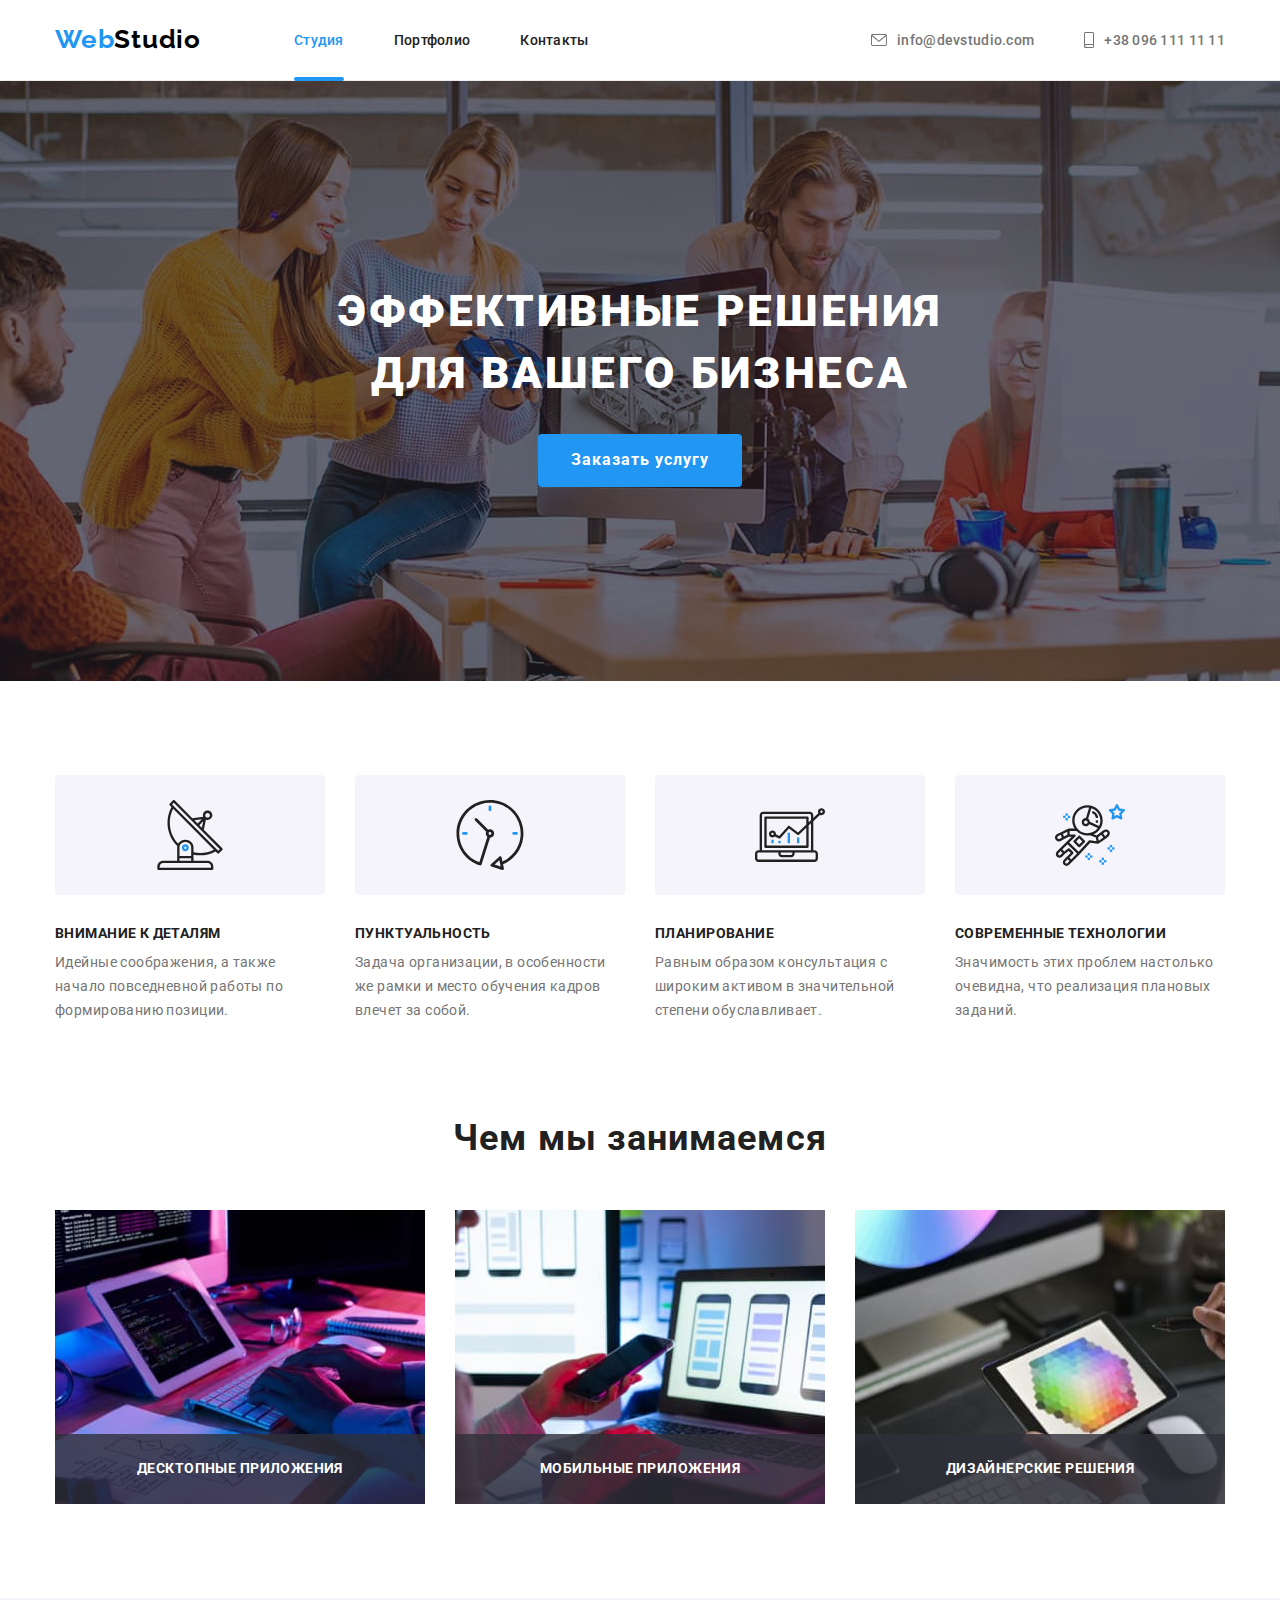
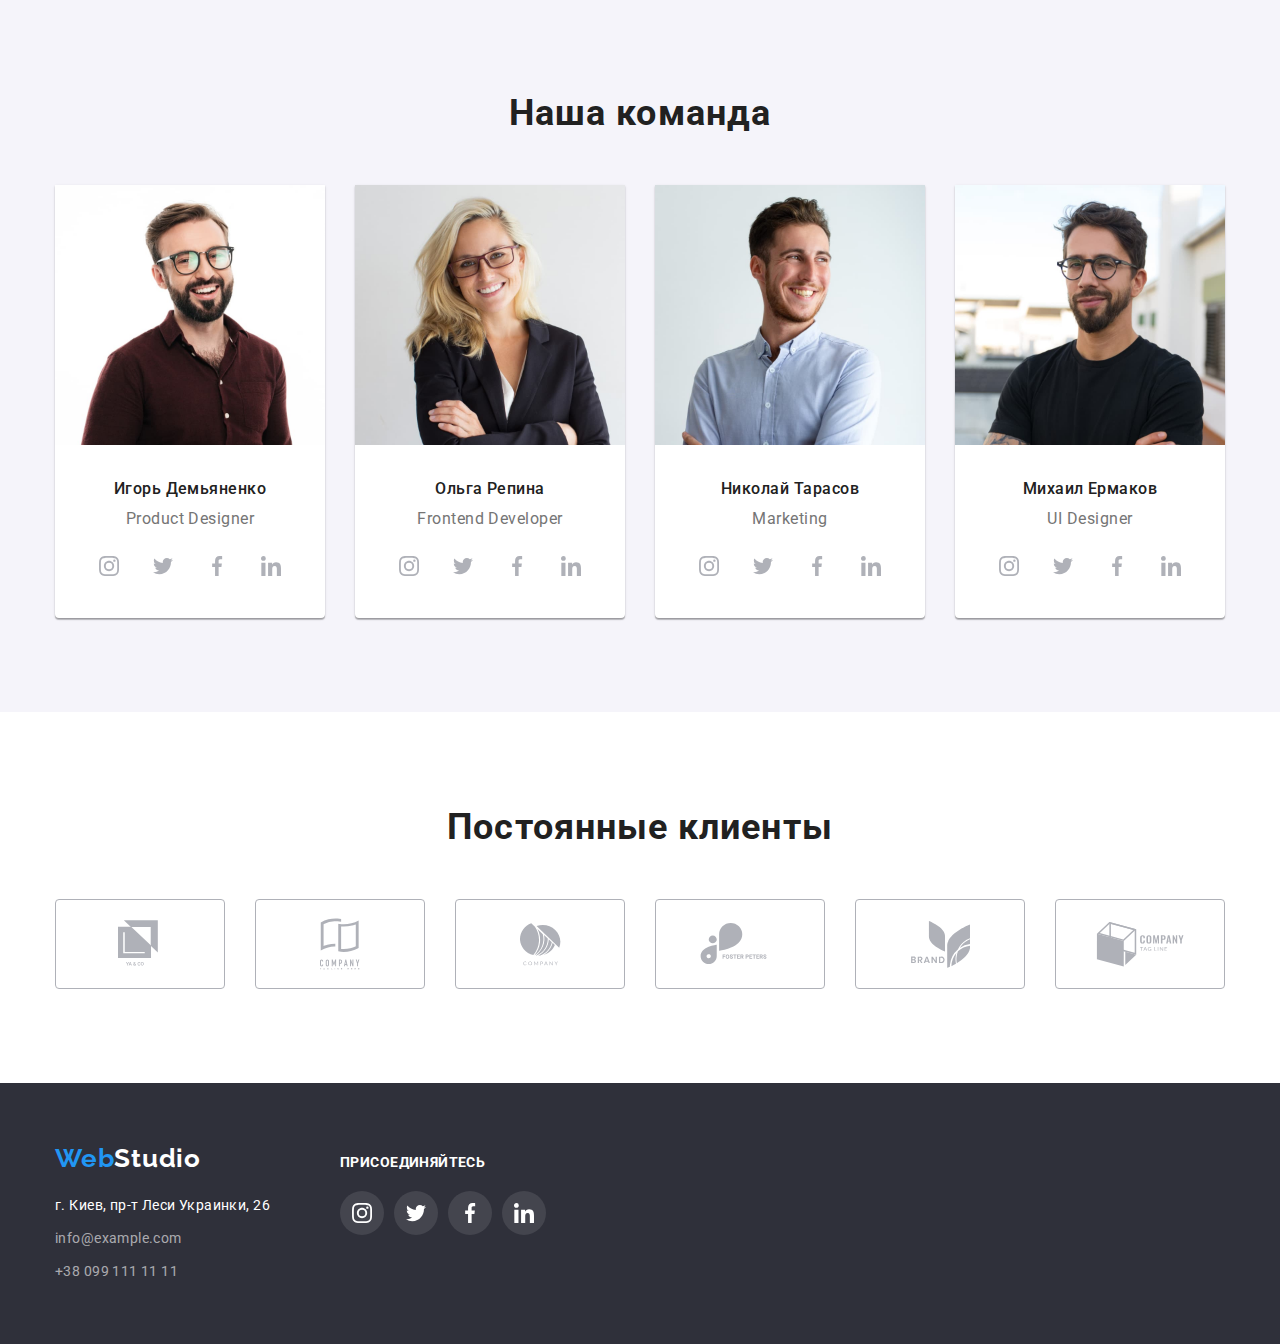
<file: index.html>
<!DOCTYPE html>
<html lang="ru">
  <head>
    <meta charset="UTF-8" />
    <meta name="viewport" content="width=device-width, initial-scale=1.0" />
    <title>WebStudio</title>
    <link
      href="https://fonts.googleapis.com/css2?family=Raleway:wght@700&family=Roboto:wght@400;500;700;900&display=swap"
      rel="stylesheet"
    />
    <link
      rel="stylesheet"
      href="https://cdnjs.cloudflare.com/ajax/libs/modern-normalize/0.7.0/modern-normalize.min.css"
    />
    <link rel="stylesheet" href="./css/style.css" />
  </head>

  <body>
    <!-- Шапка сайта -->
    <header class="page-header">
      <div class="container header">
        <nav class="site-nav">
          <a href="./index.html" class="logo">
            <span class="logo-accent">Web</span>Studio</a
          >

          <ul class="site-nav list">
            <li class="item">
              <a href="./index.html" class="link current">Студия</a>
            </li>
            <li class="item">
              <a href="./portfolio.html" class="link">Портфолио</a>
            </li>
            <li class="item"><a href="" class="link">Контакты</a></li>
          </ul>
        </nav>

        <address class="address">
          <ul class="address list">
            <li class="item">
              <a href="mailto:info@devstudio.com" class="link">
                <svg class="address-icon" width="16" height="12">
                  <use href="./images/sprite.svg#icon-envelope"></use>
                </svg>
                info@devstudio.com</a
              >
            </li>
            <li class="item">
              <a href="tel:+380961111111" class="link">
                <svg class="address-icon" width="10" height="16">
                  <use href="./images/sprite.svg#icon-smartphone"></use>
                </svg>
                +38 096 111 11 11</a
              >
            </li>
          </ul>
        </address>
      </div>
    </header>

    <main>
      <!-- Герой -->

      <section class="hero">
        <div class="hero-content">
          <h1 class="hero-title">
            Эффективные решения<br />
            для вашего бизнеса
          </h1>
          <button class="hero-button" data-modal-open>Заказать услугу</button>
        </div>
      </section>

      <!-- Особенности Features -->
      <section class="section">
        <div class="container">
          <!-- заголовка h2 нет в макете. необходимо скрыть -->
          <!-- <h2 class="false-title">Особенности</h2> -->
          <ul class="features">
            <li class="features-item">
              <h3 class="title">Внимание к деталям</h3>
              <p class="feature-desc">
                Идейные соображения, а также начало повседневной работы по
                формированию позиции.
              </p>
            </li>
            <li class="features-item">
              <h3 class="title">Пунктуальность</h3>
              <p class="feature-desc">
                Задача организации, в особенности же рамки и место обучения
                кадров влечет за собой.
              </p>
            </li>
            <li class="features-item">
              <h3 class="title">Планирование</h3>
              <p class="feature-desc">
                Равным образом консультация с широким активом в значительной
                степени обуславливает.
              </p>
            </li>
            <li class="features-item">
              <h3 class="title">Современные технологии</h3>
              <p class="feature-desc">
                Значимость этих проблем настолько очевидна, что реализация
                плановых заданий.
              </p>
            </li>
          </ul>
        </div>
      </section>

      <!-- Чем мы занимаемся -->
      <section class="section work">
        <div class="container">
          <h2 class="section-title">Чем мы занимаемся</h2>
          <ul class="image-list">
            <li class="image-item">
              <img
                class="work-image"
                src="./images/img1.jpg"
                width="370"
                height="294"
                alt="Чем мы занимаемся фото1"
              />
              <a class="image-item-title" href="">Десктопные приложения</a>
            </li>
            <li class="image-item">
              <img
                class="work-image"
                src="./images/img2.jpg"
                width="370"
                height="294"
                alt="Чем мы занимаемся фото2"
              />
              <a class="image-item-title" href="">Мобильные приложения</a>
            </li>
            <li class="image-item">
              <img
                class="work-image"
                src="./images/img3.jpg"
                width="370"
                height="294"
                alt="Чем мы занимаемся фото3"
              />
              <a class="image-item-title" href="">Дизайнерские решения</a>
            </li>
          </ul>
        </div>
      </section>

      <!-- Наша команда -->
      <section class="section team">
        <div class="container">
          <h2 class="team section-title">Наша команда</h2>
          <ul class="team-list">
            <li class="team-card">
              <img
                src="./images/team1.jpg"
                width="270"
                height="260"
                alt="фото участника команды"
              />
              <h3 class="team-member">Игорь Демьяненко</h3>
              <p class="team-item">Product Designer</p>
              <ul class="list social-icon-list">
                <li class="social-icon-item">
                  <a class="social-icon-link" href="https://www.instagram.com/">
                    <svg class="social-icon">
                      <use href="./images/sprite.svg#icon-instagram-2"></use>
                    </svg>
                  </a>
                </li>
                <li class="social-icon-item">
                  <a class="social-icon-link" href="https://twitter.com/">
                    <svg class="social-icon">
                      <use href="./images/sprite.svg#icon-twitter-1"></use>
                    </svg>
                  </a>
                </li>
                <li class="social-icon-item">
                  <a class="social-icon-link" href="https://www.facebook.com/">
                    <svg class="social-icon">
                      <use href="./images/sprite.svg#icon-facebook-1"></use>
                    </svg>
                  </a>
                </li>
                <li class="social-icon-item">
                  <a class="social-icon-link" href="https://www.linkedin.com/">
                    <svg class="social-icon">
                      <use href="./images/sprite.svg#icon-linkedin-1"></use>
                    </svg>
                  </a>
                </li>
              </ul>
            </li>
            <li class="team-card">
              <img
                src="./images/team2.jpg"
                width="270"
                height="260"
                alt="фото участника команды"
              />
              <h3 class="team-member">Ольга Репина</h3>
              <p class="team-item">Frontend Developer</p>
              <ul class="list social-icon-list">
                <li class="social-icon-item">
                  <a class="social-icon-link" href="https://www.instagram.com/">
                    <svg class="social-icon">
                      <use href="./images/sprite.svg#icon-instagram-2"></use>
                    </svg>
                  </a>
                </li>
                <li class="social-icon-item">
                  <a class="social-icon-link" href="https://twitter.com/">
                    <svg class="social-icon">
                      <use href="./images/sprite.svg#icon-twitter-1"></use>
                    </svg>
                  </a>
                </li>
                <li class="social-icon-item">
                  <a class="social-icon-link" href="https://www.facebook.com/">
                    <svg class="social-icon">
                      <use href="./images/sprite.svg#icon-facebook-1"></use>
                    </svg>
                  </a>
                </li>
                <li class="social-icon-item">
                  <a class="social-icon-link" href="https://www.linkedin.com/">
                    <svg class="social-icon">
                      <use href="./images/sprite.svg#icon-linkedin-1"></use>
                    </svg>
                  </a>
                </li>
              </ul>
            </li>
            <li class="team-card">
              <img
                src="./images/team3.jpg"
                width="270"
                height="260"
                alt="фото участника команды"
              />
              <h3 class="team-member">Николай Тарасов</h3>
              <p class="team-item">Marketing</p>
              <ul class="list social-icon-list">
                <li class="social-icon-item">
                  <a class="social-icon-link" href="https://www.instagram.com/">
                    <svg class="social-icon">
                      <use href="./images/sprite.svg#icon-instagram-2"></use>
                    </svg>
                  </a>
                </li>
                <li class="social-icon-item">
                  <a class="social-icon-link" href="https://twitter.com/">
                    <svg class="social-icon">
                      <use href="./images/sprite.svg#icon-twitter-1"></use>
                    </svg>
                  </a>
                </li>
                <li class="social-icon-item">
                  <a class="social-icon-link" href="https://www.facebook.com/">
                    <svg class="social-icon">
                      <use href="./images/sprite.svg#icon-facebook-1"></use>
                    </svg>
                  </a>
                </li>
                <li class="social-icon-item">
                  <a class="social-icon-link" href="https://www.linkedin.com/">
                    <svg class="social-icon">
                      <use href="./images/sprite.svg#icon-linkedin-1"></use>
                    </svg>
                  </a>
                </li>
              </ul>
            </li>
            <li class="team-card">
              <img
                src="./images/team4.jpg"
                width="270"
                height="260"
                alt="фото участника команды"
              />
              <h3 class="team-member">Михаил Ермаков</h3>
              <p class="team-item">UI Designer</p>
              <ul class="list social-icon-list">
                <li class="social-icon-item">
                  <a class="social-icon-link" href="https://www.instagram.com/">
                    <svg class="social-icon">
                      <use href="./images/sprite.svg#icon-instagram-2"></use>
                    </svg>
                  </a>
                </li>
                <li class="social-icon-item">
                  <a class="social-icon-link" href="https://twitter.com/">
                    <svg class="social-icon">
                      <use href="./images/sprite.svg#icon-twitter-1"></use>
                    </svg>
                  </a>
                </li>
                <li class="social-icon-item">
                  <a class="social-icon-link" href="https://www.facebook.com/">
                    <svg class="social-icon">
                      <use href="./images/sprite.svg#icon-facebook-1"></use>
                    </svg>
                  </a>
                </li>
                <li class="social-icon-item">
                  <a class="social-icon-link" href="https://www.linkedin.com/">
                    <svg class="social-icon">
                      <use href="./images/sprite.svg#icon-linkedin-1"></use>
                    </svg>
                  </a>
                </li>
              </ul>
            </li>
          </ul>
        </div>
      </section>

      <!-- Постоянные клиенты -->
      <section class="section clients">
        <div class="container">
          <h2 class="clients section-title">Постоянные клиенты</h2>
          <ul class="clients-list">
            <li class="client">
              <a class="client-link" href="">
                <svg class="client-icon" width="44" height="49">
                  <use href=" ./images/sprite.svg#icon-logo-1"></use>
                </svg>
              </a>
            </li>
            <li class="client">
              <a class="client-link" href="">
                <svg class="client-icon" width="40" height="52">
                  <use href=" ./images/sprite.svg#icon-logo-2"></use>
                </svg>
              </a>
            </li>
            <li class="client">
              <a class="client-link" href="">
                <svg class="client-icon" width="41" height="43">
                  <use href=" ./images/sprite.svg#icon-logo-3"></use>
                </svg>
              </a>
            </li>
            <li class="client">
              <a class="client-link" href="">
                <svg class="client-icon" width="80" height="42">
                  <use href=" ./images/sprite.svg#icon-logo-4"></use>
                </svg>
              </a>
            </li>
            <li class="client">
              <a class="client-link" href="">
                <svg class="client-icon" width="59" height="47">
                  <use href=" ./images/sprite.svg#icon-logo-5"></use>
                </svg>
              </a>
            </li>
            <li class="client">
              <a class="client-link" href="">
                <svg class="client-icon" width="89" height="45">
                  <use href=" ./images/sprite.svg#icon-logo-6"></use>
                </svg>
              </a>
            </li>
          </ul>
        </div>
      </section>
    </main>

    <!-- Футер -->
    <footer>
      <section class="page-footer">
        <div class="container">
          <ul class="footer-items">
            <li class="footer-section-logo">
              <a href="./index.html" class="footer-logo">
                <span class="logo-accent">Web</span>Studio</a
              >
              <address class="address-footer">
                <span class="adrress-span">г. Киев, пр-т Леси Украинки, 26</span
                ><br />
                <a href="mailto:info@example.com" class="mail-phone"
                  >info@example.com</a
                ><br />
                <a href="tel:+380991111111" class="mail-phone"
                  >+38 099 111 11 11</a
                >
              </address>
            </li>

            <!-- Присоединяйтесь -->
            <li class="footer-section-join">
              <h2 class="join-title">присоединяйтесь</h2>
              <ul class="join-list">
                <li class="join-item">
                  <a class="join-link" href="https://www.instagram.com/">
                    <svg class="join-icon">
                      <use href="./images/sprite.svg#icon-instagram-2"></use>
                    </svg>
                  </a>
                </li>
                <li class="join-item">
                  <a class="join-link" href="https://twitter.com/">
                    <svg class="join-icon">
                      <use href="./images/sprite.svg#icon-twitter-1"></use>
                    </svg>
                  </a>
                </li>
                <li class="join-item">
                  <a class="join-link" href="https://www.facebook.com/">
                    <svg class="join-icon">
                      <use href="./images/sprite.svg#icon-facebook-1"></use>
                    </svg>
                  </a>
                </li>
                <li class="join-item">
                  <a class="join-link" href="https://www.linkedin.com/">
                    <svg class="join-icon">
                      <use href="./images/sprite.svg#icon-linkedin-1"></use>
                    </svg>
                  </a>
                </li>
              </ul>
            </li>
          </ul>
        </div>
      </section>
    </footer>

    <!-- Модальное окно   -->

    <div class="backdrop is-hidden" data-modal>
      <div class="modal">
        <button class="close-btn" data-modal-close>
          <svg class="close-icon" width="11" height="11">
            <use href="./images/sprite.svg#icon-close"></use>
          </svg>
        </button>
      </div>
    </div>
    <script src="./js/modal.js"></script>
  </body>
</html>
</file>
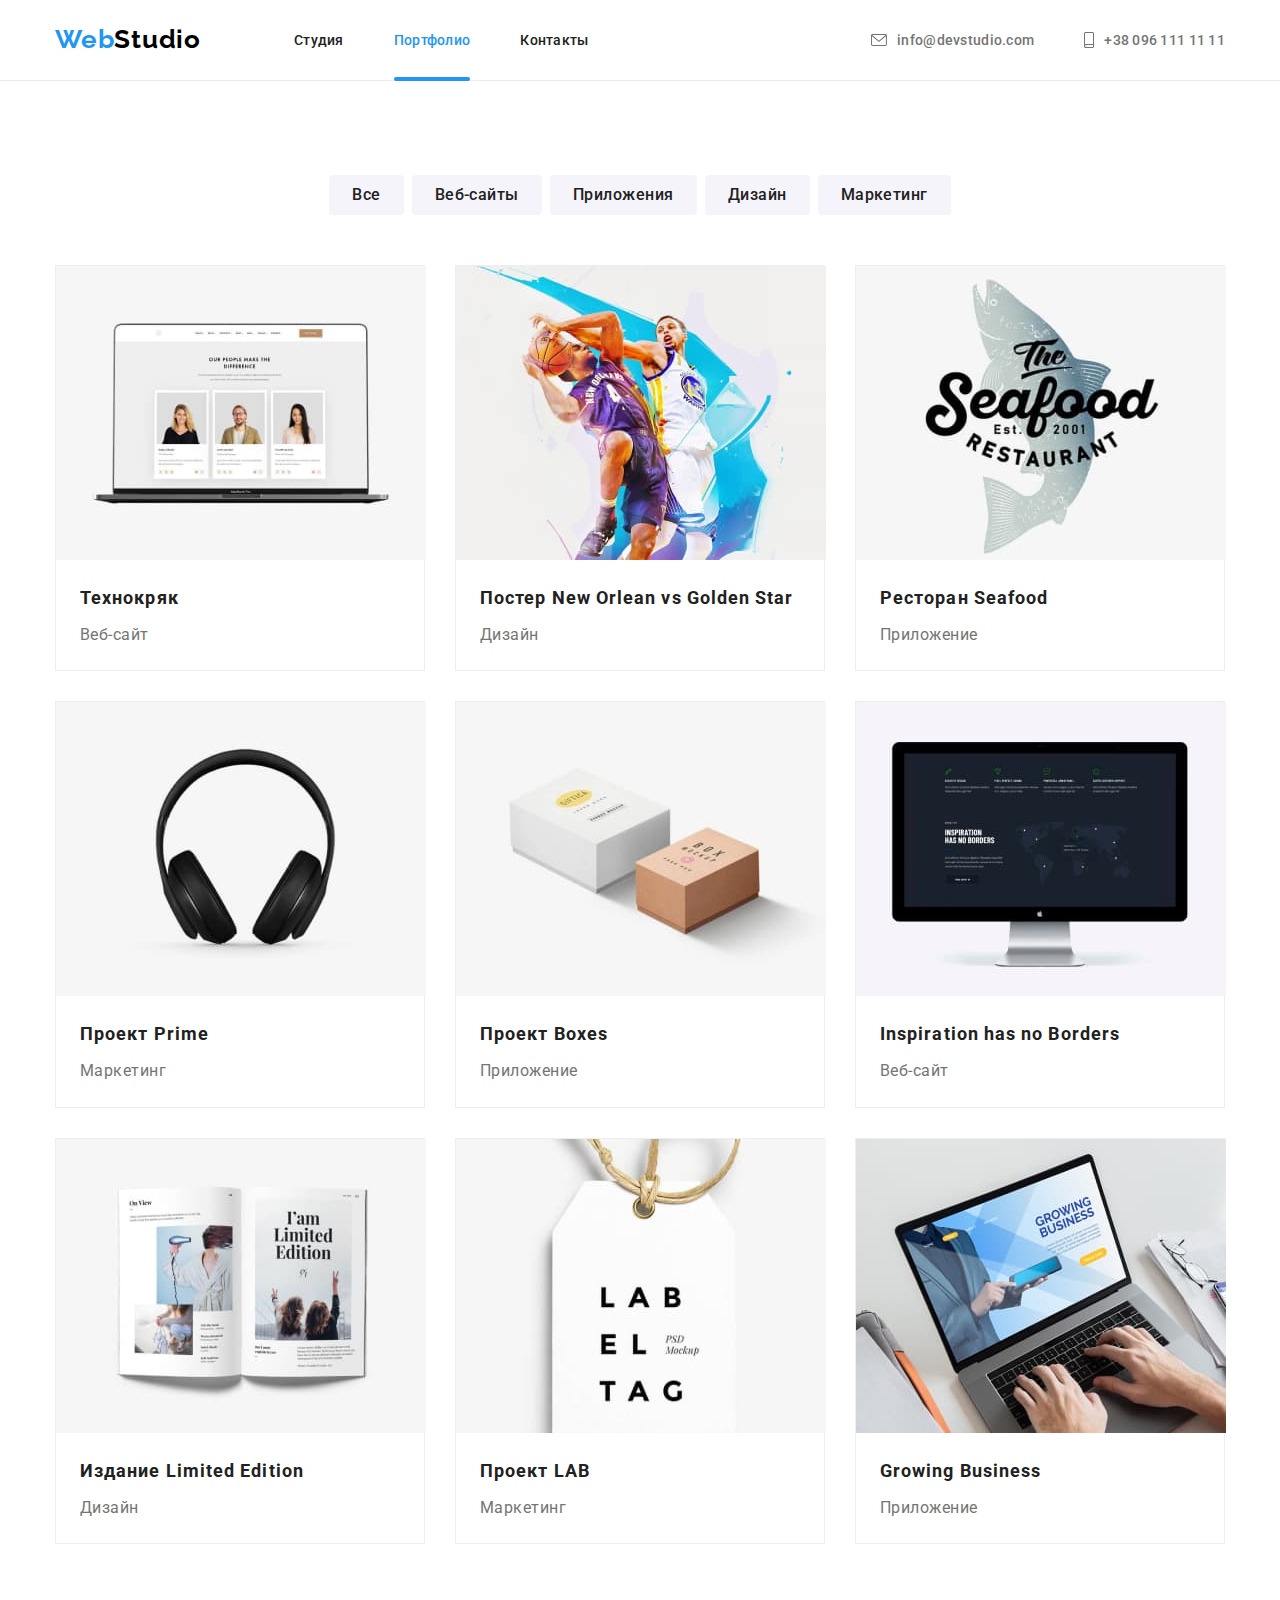
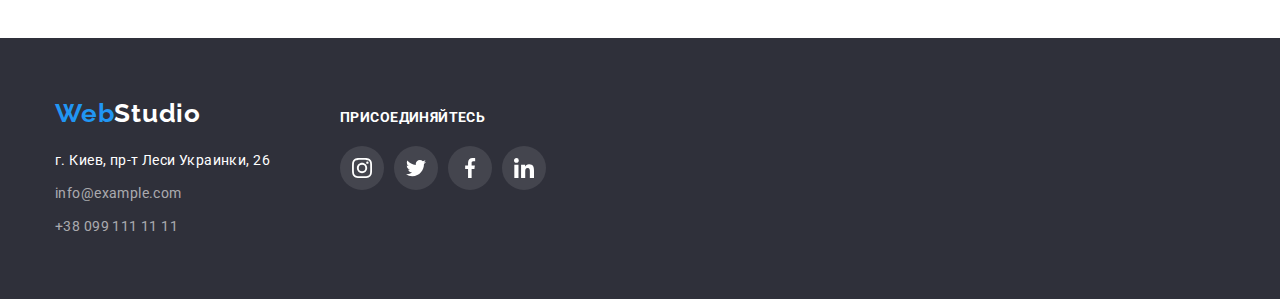
<file: portfolio.html>
<!DOCTYPE html>
<html lang="ru">
  <head>
    <meta charset="UTF-8" />
    <meta name="viewport" content="width=device-width, initial-scale=1.0" />
    <title>Portfolio</title>
    <link
      href="https://fonts.googleapis.com/css2?family=Raleway:wght@700&family=Roboto:wght@400;500;700;900&display=swap"
      rel="stylesheet"
    />
    <link
      rel="stylesheet"
      href="https://cdnjs.cloudflare.com/ajax/libs/modern-normalize/0.7.0/modern-normalize.min.css"
    />
    <link rel="stylesheet" href="./css/style.css" />
  </head>

  <body>
    <!-- Шапка сайта -->
    <header class="page-header">
      <div class="container header">
        <nav class="site-nav">
          <a href="./index.html" class="logo">
            <span class="logo-accent">Web</span>Studio</a
          >

          <ul class="site-nav list">
            <li class="item">
              <a href="./index.html" class="link">Студия</a>
            </li>
            <li class="item">
              <a href="./portfolio.html" class="link current">Портфолио</a>
            </li>
            <li class="item"><a href="" class="link">Контакты</a></li>
          </ul>
        </nav>

        <address class="address">
          <ul class="address list">
            <li class="item">
              <a href="mailto:info@devstudio.com" class="link">
                <svg class="address-icon" width="16" height="12">
                  <use href="./images/sprite.svg#icon-envelope"></use>
                </svg>
                info@devstudio.com</a
              >
            </li>
            <li class="item">
              <a href="tel:+380961111111" class="link">
                <svg class="address-icon" width="10" height="16">
                  <use href="./images/sprite.svg#icon-smartphone"></use>
                </svg>
                +38 096 111 11 11</a
              >
            </li>
          </ul>
        </address>
      </div>
    </header>

    <main>
      <!-- Портфолио -->
      <section class="section">
        <div class="container portfolio">
          <!-- Логический заголовок. необходимо скрыть  -->
          <!-- <h1 class="false-title">Портфолио</h1> -->

          <!-- Фильтр -->
          <div class="filter-menu">
            <ul class="filter">
              <li class="filter-item">
                <button type="button" class="filter-btn">Все</button>
              </li>
              <li class="filter-item">
                <button type="button" class="filter-btn">Веб-сайты</button>
              </li>
              <li class="filter-item">
                <button type="button" class="filter-btn">Приложения</button>
              </li>
              <li class="filter-item">
                <button type="button" class="filter-btn">Дизайн</button>
              </li>
              <li class="filter-item">
                <button type="button" class="filter-btn">Маркетинг</button>
              </li>
            </ul>
          </div>

          <!-- Галерея проектов -->
          <div class="projects-menu">
            <ul class="projects">
              <li class="projects-item">
                <a href="" class="projects-link">
                  <div class="thumb">
                    <img
                      src="./images/works1.jpg"
                      alt="Технокряк Веб-сайт фото"
                    />
                    <div class="thumb-overlay">
                      <p class="projects-text">
                        Технокряк это современная площадка распространения
                        коронавируса. Компании используют эту платформу для
                        цифрового шпионажа и атак на защищённые сервера
                        конкурентов.
                      </p>
                    </div>
                  </div>
                  <h2 class="projects-title">Технокряк</h2>
                  <p class="projects-desc">Веб-сайт</p>
                </a>
              </li>
              <li class="projects-item">
                <a href="" class="projects-link">
                  <div class="thumb">
                    <img
                      src="./images/works2.jpg"
                      alt="Постер New Orlean vs Golden Star фото"
                    />
                    <div class="thumb-overlay">
                      <p class="projects-text">
                        Технокряк это современная площадка распространения
                        коронавируса. Компании используют эту платформу для
                        цифрового шпионажа и атак на защищённые сервера
                        конкурентов.
                      </p>
                    </div>
                  </div>
                  <h2 class="projects-title">
                    Постер New Orlean vs Golden Star
                  </h2>
                  <p class="projects-desc">Дизайн</p>
                </a>
              </li>
              <li class="projects-item">
                <a href="" class="projects-link">
                  <div class="thumb">
                    <img
                      src="./images/works3.jpg"
                      alt="Ресторан Seafood Приложение фото"
                    />
                    <div class="thumb-overlay">
                      <p class="projects-text">
                        Технокряк это современная площадка распространения
                        коронавируса. Компании используют эту платформу для
                        цифрового шпионажа и атак на защищённые сервера
                        конкурентов.
                      </p>
                    </div>
                  </div>
                  <h2 class="projects-title">Ресторан Seafood</h2>
                  <p class="projects-desc">Приложение</p>
                </a>
              </li>

              <li class="projects-item">
                <a href="" class="projects-link">
                  <div class="thumb">
                    <img
                      src="./images/works4.jpg"
                      alt="Проект Prime Маркетинг фото"
                    />
                    <div class="thumb-overlay">
                      <p class="projects-text">
                        Технокряк это современная площадка распространения
                        коронавируса. Компании используют эту платформу для
                        цифрового шпионажа и атак на защищённые сервера
                        конкурентов.
                      </p>
                    </div>
                  </div>
                  <h2 class="projects-title">Проект Prime</h2>
                  <p class="projects-desc">Маркетинг</p>
                </a>
              </li>
              <li class="projects-item">
                <a href="" class="projects-link">
                  <div class="thumb">
                    <img
                      src="./images/works5.jpg"
                      alt="Проект Boxes Приложение фото"
                    />
                    <div class="thumb-overlay">
                      <p class="projects-text">
                        Технокряк это современная площадка распространения
                        коронавируса. Компании используют эту платформу для
                        цифрового шпионажа и атак на защищённые сервера
                        конкурентов.
                      </p>
                    </div>
                  </div>
                  <h2 class="projects-title">Проект Boxes</h2>
                  <p class="projects-desc">Приложение</p>
                </a>
              </li>
              <li class="projects-item">
                <a href="" class="projects-link">
                  <div class="thumb">
                    <img
                      src="./images/works6.jpg"
                      alt="Inspiration has no Borders Веб-сайт фото"
                    />
                    <div class="thumb-overlay">
                      <p class="projects-text">
                        Технокряк это современная площадка распространения
                        коронавируса. Компании используют эту платформу для
                        цифрового шпионажа и атак на защищённые сервера
                        конкурентов.
                      </p>
                    </div>
                  </div>
                  <h2 class="projects-title">Inspiration has no Borders</h2>
                  <p class="projects-desc">Веб-сайт</p>
                </a>
              </li>
              <li class="projects-item">
                <a href="" class="projects-link">
                  <div class="thumb">
                    <img
                      src="./images/works7.jpg"
                      alt="Издание Limited Edition Дизайн фото"
                    />
                    <div class="thumb-overlay">
                      <p class="projects-text">
                        Технокряк это современная площадка распространения
                        коронавируса. Компании используют эту платформу для
                        цифрового шпионажа и атак на защищённые сервера
                        конкурентов.
                      </p>
                    </div>
                  </div>
                  <h2 class="projects-title">Издание Limited Edition</h2>
                  <p class="projects-desc">Дизайн</p>
                </a>
              </li>
              <li class="projects-item">
                <a href="" class="projects-link">
                  <div class="thumb">
                    <img
                      src="./images/works8.jpg"
                      alt="Проект LAB Маркетинг фото"
                    />
                    <div class="thumb-overlay">
                      <p class="projects-text">
                        Технокряк это современная площадка распространения
                        коронавируса. Компании используют эту платформу для
                        цифрового шпионажа и атак на защищённые сервера
                        конкурентов.
                      </p>
                    </div>
                  </div>
                  <h2 class="projects-title">Проект LAB</h2>
                  <p class="projects-desc">Маркетинг</p>
                </a>
              </li>
              <li class="projects-item">
                <a href="" class="projects-link">
                  <div class="thumb">
                    <img
                      src="./images/works9.jpg"
                      alt="Growing Business Приложение фото"
                    />
                    <div class="thumb-overlay">
                      <p class="projects-text">
                        Технокряк это современная площадка распространения
                        коронавируса. Компании используют эту платформу для
                        цифрового шпионажа и атак на защищённые сервера
                        конкурентов.
                      </p>
                    </div>
                  </div>
                  <h2 class="projects-title">Growing Business</h2>
                  <p class="projects-desc">Приложение</p>
                </a>
              </li>
            </ul>
          </div>
        </div>
      </section>
    </main>

    <!-- Футер -->
    <footer>
      <section class="page-footer">
        <div class="container">
          <ul class="footer-items">
            <li class="footer-section-logo">
              <a href="./index.html" class="footer-logo">
                <span class="logo-accent">Web</span>Studio</a
              >
              <address class="address-footer">
                <span class="adrress-span">г. Киев, пр-т Леси Украинки, 26</span
                ><br />
                <a href="mailto:info@example.com" class="mail-phone"
                  >info@example.com</a
                ><br />
                <a href="tel:+380991111111" class="mail-phone"
                  >+38 099 111 11 11</a
                >
              </address>
            </li>

            <!-- Присоединяйтесь -->
            <li class="footer-section-join">
              <h2 class="join-title">присоединяйтесь</h2>
              <ul class="join-list">
                <li class="join-item">
                  <a class="join-link" href="https://www.instagram.com/">
                    <svg class="join-icon">
                      <use href="./images/sprite.svg#icon-instagram-2"></use>
                    </svg>
                  </a>
                </li>
                <li class="join-item">
                  <a class="join-link" href="https://twitter.com/">
                    <svg class="join-icon">
                      <use href="./images/sprite.svg#icon-twitter-1"></use>
                    </svg>
                  </a>
                </li>
                <li class="join-item">
                  <a class="join-link" href="https://www.facebook.com/">
                    <svg class="join-icon">
                      <use href="./images/sprite.svg#icon-facebook-1"></use>
                    </svg>
                  </a>
                </li>
                <li class="join-item">
                  <a class="join-link" href="https://www.linkedin.com/">
                    <svg class="join-icon">
                      <use href="./images/sprite.svg#icon-linkedin-1"></use>
                    </svg>
                  </a>
                </li>
              </ul>
            </li>
          </ul>
        </div>
      </section>
    </footer>
  </body>
</html>
</file>
<file: css/style.css>
:root {
  --primary-text-color: #757575;
  --title-text-color: #212121;
  --accent-color: #2196f3;
  --logo-black-color: #000000;
  --white-color: #ffffff;
  --footer-address-color: rgba(255, 255, 255, 0.6);
  --button-bg-color: #f5f4fa;
  --primary-bg-color: #ffffff;
  --secondary-bg-color: #f5f4fa;
  --footer-bg-color: #2f303a;
  --hero-bg-color: #c4c4c4;
  --header-border-color: #ececec;
  --icon-color: #afb1b8;
  --projects-item-border: #eeeeee;
}

body {
  background-color: var(--primary-bg-color);
  color: var(--primary-text-color);

  font-family: Roboto, sans-serif;
}

.list {
  list-style: none;
  padding: 0;
  margin: 0;
}

.container {
  margin-left: auto;
  margin-right: auto;
  width: 1200px;
  padding-left: 15px;
  padding-right: 15px;

  /* outline: 2px solid tomato; */
}

/* ----- logo ----- */

.logo {
  color: var(--logo-black-color);
  font-family: Raleway, sans-serif;
  letter-spacing: 0.03em;
  font-weight: 700;
  font-size: 26px;
  line-height: 1.2;
  text-decoration: none;
  display: inline-block;
  padding-top: 24px;
  padding-bottom: 25px;
}

.logo-accent {
  color: var(--accent-color);
}

/* ----- header ------ */

.page-header {
  border-bottom: 1px solid var(--header-border-color);
}

.header {
  display: flex;
  align-items: center;
}

/* ------ site-nav ------- */

.site-nav {
  display: flex;
}

.site-nav .list {
  margin-left: 93px;
}

.site-nav .item:not(:last-child) {
  margin-right: 50px;
}

.site-nav .link {
  color: var(--title-text-color);
  letter-spacing: 0.02em;
  font-weight: 500;
  font-size: 14px;
  line-height: 1.15;
  text-decoration: none;
  display: block;
  padding-top: 32px;
  padding-bottom: 32px;
  transition: color 250ms cubic-bezier(0.4, 0, 0.2, 1);
}

.site-nav .link:hover,
.site-nav .link:focus {
  color: var(--accent-color);
}

.site-nav .link.current {
  color: var(--accent-color);
  display: inline-block;
  padding-top: 32px;
  padding-bottom: 32px;
}

.link.current {
  position: relative;
}

.link.current:after {
  content: "";
  position: absolute;
  left: 0;
  bottom: -1px;
  width: 100%;
  height: 4px;
  border-radius: 2px;
  background-color: var(--accent-color);
}

/* ------- address list -------- */

.address {
  display: flex;
  margin-left: auto;
}

.address .list {
  display: flex;
}

.address .item + .item {
  margin-left: 50px;
}

.address .link {
  color: var(--primary-text-color);
  letter-spacing: 0.02em;
  font-weight: 500;
  font-size: 14px;
  font-style: normal;
  line-height: 1.15;
  text-decoration: none;
  display: inline-block;
  padding-top: 32px;
  padding-bottom: 32px;
  display: flex;
  align-items: center;
  transition: color 250ms cubic-bezier(0.4, 0, 0.2, 1);
}

.address-icon {
  fill: var(--primary-text-color);
  margin-right: 10px;
}

.address .link:hover,
.address .link:focus {
  color: var(--accent-color);
}

.address .link:hover .address-icon {
  fill: var(--accent-color);
}

/* ------ hero ------- */

.hero {
  background-color: var(--hero-bg-color);
  height: 600px;
  max-width: 1600px;
  margin-left: auto;
  margin-right: auto;
  background-size: cover;
  background-position: center;
  background-repeat: no-repeat;
  background-image: linear-gradient(
      rgba(47, 48, 58, 0.4),
      rgba(47, 48, 58, 0.4)
    ),
    url("../images/hero.jpg");

  text-align: center;
  padding-top: 200px;
  padding-bottom: 200px;
}

.hero-title {
  margin-top: 0;
  margin-bottom: 30px;
  color: var(--white-color);
  letter-spacing: 0.06em;
  font-weight: 900;
  font-size: 44px;
  line-height: 1.4;
  text-transform: uppercase;
}

.hero-button {
  display: inline-block;
  border-radius: 4px;
  border: 1px solid transparent;
  min-width: 136px;
  padding: 10px 32px;
  color: var(--white-color);
  background: var(--accent-color);
  letter-spacing: 0.06em;
  font-weight: 700;
  font-size: 16px;
  line-height: 1.9;
  text-decoration: none;
  text-align: center;
}

/* ---- section ----- */

.section {
  padding-top: 94px;
  padding-bottom: 94px;
}

.section-title {
  color: var(--title-text-color);
  letter-spacing: 0.03em;
  font-weight: 700;
  font-size: 36px;
  line-height: 1.2;
  text-align: center;
  margin-bottom: 50px;
  margin-top: 0;
}

/* .false-title {
  margin-top: 0;
  margin-bottom: 0;
  color: transparent;
  /* для логического заголовка  */

/* ------- Features section ------ */

.features .title {
  color: var(--title-text-color);
  letter-spacing: 0.03em;
  font-weight: 700;
  font-size: 14px;
  line-height: 1.15;
  text-transform: uppercase;
  margin-bottom: 10px;
  margin-top: 0;
}

.features {
  list-style: none;
  letter-spacing: 0.03em;
  font-size: 14px;
  line-height: 1.7;
  letter-spacing: 0.03em;
  padding-left: 0;
  margin-top: 0;
  margin-bottom: 0;

  display: flex;
  justify-content: space-between;
}

.features .features-item {
  width: 270px;
}

.features-item::before {
  content: " ";
  display: block;
  background-color: var(--secondary-bg-color);
  background-size: contain;
  width: 270px;
  height: 120px;
  border-radius: 4px;
  margin-bottom: 30px;

  background-repeat: no-repeat;
  background-position: center;
}

.features-item:nth-child(1)::before {
  background-image: url(../images/antenna.svg);
  background-size: 70px;
}
.features-item:nth-child(2)::before {
  background-image: url(../images/clock.svg);
  background-size: 70px;
}
.features-item:nth-child(3)::before {
  background-image: url(../images/diagram.svg);
  background-size: 70px;
}
.features-item:nth-child(4)::before {
  background-image: url(../images/astronaut.svg);
  background-size: 70px;
}

.feature-desc {
  margin-top: 0;
  margin-bottom: 0;
}

/* ----- чем мы занимаемся ----- */

.work {
  padding-top: 0;
  padding-bottom: 94px;
}

.image-list {
  list-style: none;
  padding-left: 0;
  margin-top: 0;
  margin-bottom: 0;

  display: flex;
}

.image-item {
  position: relative;
  display: block;
  font-size: 0;
}

.image-item:not(:last-child) {
  margin-right: 30px;
}

.image-item-title {
  position: absolute;
  bottom: 0;
  width: 100%;
  height: 70px;
  display: flex;
  justify-content: center;
  align-items: center;
  text-decoration: none;
  background-color: rgba(47, 48, 58, 0.8);

  font-weight: 700;
  font-size: 14px;
  line-height: 1.14;
  text-align: center;
  letter-spacing: 0.03em;
  text-transform: uppercase;
  color: var(--white-color);
}

/* ----- team section ----- */

.team {
  background-color: var(--secondary-bg-color);
}

.team-list {
  list-style: none;
  letter-spacing: 0.03em;
  margin-top: 0;
  margin-bottom: 0;
  padding-left: 0;
  display: flex;
}

.team-card {
  background-color: var(--white-color);
  border-radius: 0px 0px 4px 4px;
  box-shadow: 0px 1px 3px rgba(0, 0, 0, 0.12), 0px 1px 1px rgba(0, 0, 0, 0.14),
    0px 2px 1px rgba(0, 0, 0, 0.2);
  text-align: center;
}

.team-card:not(:last-child) {
  margin-right: 30px;
}

.team-member {
  color: var(--title-text-color);
  font-weight: 500;
  font-size: 16px;
  line-height: 1.2;
  letter-spacing: 0.03em;
  padding-top: 30px;
  margin-bottom: 10px;
  margin-top: 0;
}

.team-item {
  font-size: 16px;
  line-height: 1.2;
  letter-spacing: 0.03em;
  margin-top: 0;
  margin-bottom: 16px;
}

/* ----- team social links ----- */

.social-icon-list {
  display: flex;
  padding-bottom: 30px;
  padding-left: 32px;
  padding-right: 32px;
}

.social-icon-item:not(:last-child) {
  margin-right: 10px;
}

.social-icon-link {
  display: flex;
  justify-content: space-around;
  align-items: center;
  width: 44px;
  height: 44px;
  background-color: var(--white-color);
  border-radius: 50%;
  transition: background-color 250ms cubic-bezier(0.4, 0, 0.2, 1);
}

.social-icon-link:hover,
.social-icon-link:focus {
  background-color: var(--accent-color);
}

.social-icon-link:hover .social-icon,
.social-icon-link:hover .social-icon {
  fill: var(--white-color);
}

.social-icon {
  width: 20px;
  height: 20px;
  fill: var(--icon-color);
  transition: fill 250ms cubic-bezier(0.4, 0, 0.2, 1);
}

/* ---- Постоянные клиенты ----- */

.clients-list {
  list-style: none;
  padding-left: 0;
  margin-top: 0;
  margin-bottom: 0;
  display: flex;
}

.client:not(:last-child) {
  margin-right: 30px;
}

.client-icon {
  fill: var(--icon-color);
  transition: fill 250ms cubic-bezier(0.4, 0, 0.2, 1);
}

.client-link {
  display: flex;
  justify-content: center;
  align-items: center;
  width: 170px;
  height: 90px;
  border: 1px solid var(--icon-color);
  border-radius: 4px;
  transition: border-color 250ms cubic-bezier(0.4, 0, 0.2, 1);
}

.client-link:hover {
  border-color: var(--accent-color);
}

.client-link:hover .client-icon {
  fill: var(--accent-color);
}

/* /------ footer ------ */

/* --- logo section --- */

.footer-logo {
  color: var(--white-color);
  font-family: Raleway, sans-serif;
  letter-spacing: 0.03em;
  font-weight: 700;
  font-size: 26px;
  line-height: 1.2;
  text-decoration: none;
}

.footer-items {
  display: flex;
  justify-content: flex-start;
  list-style: none;
  padding-left: 0;
  margin-top: 0;
  margin-bottom: 0;
}

.footer-section-logo {
  padding-top: 60px;
  padding-bottom: 60px;
  margin-right: 70px;
}

.footer-section-join {
  padding-top: 72px;
  padding-bottom: 100px;
}

.page-footer {
  background-color: var(--footer-bg-color);
}

.adrress-span {
  color: var(--white-color);
  font-style: normal;
  letter-spacing: 0.03em;
  font-size: 14px;
  line-height: 1.7;
  display: inline-block;
  margin-top: 20px;
}

.mail-phone {
  color: var(--footer-address-color);
  font-style: normal;
  letter-spacing: 0.03em;
  font-size: 14px;
  line-height: 1.7;
  text-decoration: none;
  display: inline-block;
  margin-top: 9px;
}

/* ---- Присоединяйтесь ------ */

.join-title {
  color: var(--white-color);
  font-weight: 700;
  font-size: 14px;
  line-height: 1.14;
  letter-spacing: 0.03em;
  text-transform: uppercase;
  text-align: left;
  margin-bottom: 0;
  margin-top: 0;
}

.join-list {
  list-style: none;
  display: flex;
  padding-left: 0;
  margin-top: 20px;
}

.join-icon {
  width: 20px;
  height: 20px;
  fill: var(--white-color);
}

.join-item:not(:last-child) {
  margin-right: 10px;
}

.join-link {
  display: flex;
  justify-content: space-around;
  align-items: center;
  width: 44px;
  height: 44px;
  border-radius: 50%;
  background-color: rgba(255, 255, 255, 0.1);
  transition: background-color 250ms cubic-bezier(0.4, 0, 0.2, 1);
}

.join-link:hover {
  background-color: var(--accent-color);
}

/*----------- Portfolio CSS ------------ */

/* --- filter --- */

.filter {
  list-style: none;
  margin-bottom: 50px;
  padding-left: 0;
  margin-top: 0;

  display: flex;
  justify-content: center;
}

.filter-btn {
  color: var(--title-text-color);
  background-color: var(--secondary-bg-color);
  letter-spacing: 0.03em;
  font-family: inherit;
  font-weight: 500;
  font-size: 16px;
  line-height: 1.6;
  border: 1px solid transparent;
  border-radius: 4px;
  text-align: center;
  padding: 6px 22px;
  transition: color 250ms cubic-bezier(0.4, 0, 0.2, 1),
    background-color 250ms cubic-bezier(0.4, 0, 0.2, 1),
    box-shadow 250ms cubic-bezier(0.4, 0, 0.2, 1);
}

.filter-item:not(:last-child) {
  margin-right: 8px;
}

.filter-btn:hover,
.filter-btn:focus {
  color: var(--white-color);
  background-color: var(--accent-color);
  box-shadow: 0px 3px 1px rgba(0, 0, 0, 0.1), 0px 1px 2px rgba(0, 0, 0, 0.08),
    0px 2px 2px rgba(0, 0, 0, 0.12);
}

/* ---- projects ---- */

.projects {
  list-style: none;
  padding-left: 0;
  margin-top: 0;
  margin-bottom: 0;

  display: flex;
  flex-wrap: wrap;
}

.projects-link {
  text-decoration: none;
  display: block;
  font-size: 0;
}

.thumb {
  position: relative;
  width: 370px;
  height: 294px;
  margin-left: auto;
  margin-right: auto;
  overflow: hidden;
}

.thumb-overlay {
  position: absolute;
  top: 0;
  left: 0;
  width: 100%;
  height: 100%;
  background-color: rgba(33, 150, 243, 0.9);

  transform: translateY(100%);
  transition: transform 250ms cubic-bezier(0.4, 0, 0.2, 1);
}

.thumb:hover .thumb-overlay {
  transform: translateY(0);
}

.projects-text {
  font-size: 18px;
  line-height: 1.56;
  letter-spacing: 0.03em;
  color: var(--white-color);
  margin: 0;
  padding: 63px 24px;
}

.projects-title {
  color: var(--title-text-color);
  letter-spacing: 0.06em;
  font-weight: 700;
  font-size: 18px;
  line-height: 2;
  margin-top: 0;
  margin-bottom: 4px;
  padding-top: 20px;
  padding-left: 24px;
  padding-right: 24px;
}

.projects-desc {
  color: var(--primary-text-color);
  letter-spacing: 0.03em;
  font-size: 16px;
  line-height: 1.9;
  margin-top: 0;
  margin-bottom: 0;
  padding-bottom: 20px;
  padding-left: 24px;
  padding-right: 24px;
}

.projects-item {
  width: calc((100% - 60px) / 3);
  margin-right: 30px;
  margin-bottom: 30px;
  background-color: var(--white-color);
  border: 1px solid var(--projects-item-border);
  transition: box-shadow 250ms cubic-bezier(0.4, 0, 0.2, 1);
}

.projects-item:hover {
  box-shadow: 0px 1px 1px rgba(0, 0, 0, 0.12), 0px 4px 4px rgba(0, 0, 0, 0.06),
    1px 4px 6px rgba(0, 0, 0, 0.16);
}

.projects-item:nth-last-child(-n + 3) {
  margin-bottom: 0;
}

.projects-item:nth-child(3n) {
  margin-right: 0;
}

/* ----- модальное окно ----- */

.backdrop.is-hidden {
  opacity: 0;
  visibility: hidden;
  pointer-events: none;
  transition: 150ms linear 150ms;
}

.backdrop {
  position: fixed;
  top: 0;
  left: 0;
  width: 100%;
  height: 100%;
  background-color: rgba(0, 0, 0, 0.2);
  overflow: auto;
}

.is-hidden .modal {
  transform: translate(-50%, -50%) scale(0.1);
}

.modal {
  position: absolute;
  top: 50%;
  left: 50%;
  transform: translate(-50%, -50%) scale(1);
  transition: transform 500ms;

  width: 100%;
  max-width: 528px;
  min-height: 581px;
  background-color: var(--white-color);
  box-shadow: 0px 1px 3px rgba(0, 0, 0, 0.12), 0px 1px 1px rgba(0, 0, 0, 0.14),
    0px 2px 1px rgba(0, 0, 0, 0.2);
  border-radius: 4px;
  padding: 40px 40px;
}

.close-btn {
  position: absolute;
  top: 8px;
  right: 8px;

  width: 30px;
  height: 30px;
  background: var(--white-color);
  border: 1px solid rgba(0, 0, 0, 0.1);
  border-radius: 50%;
}

.close-icon {
  fill: #000000;
}
</file>
